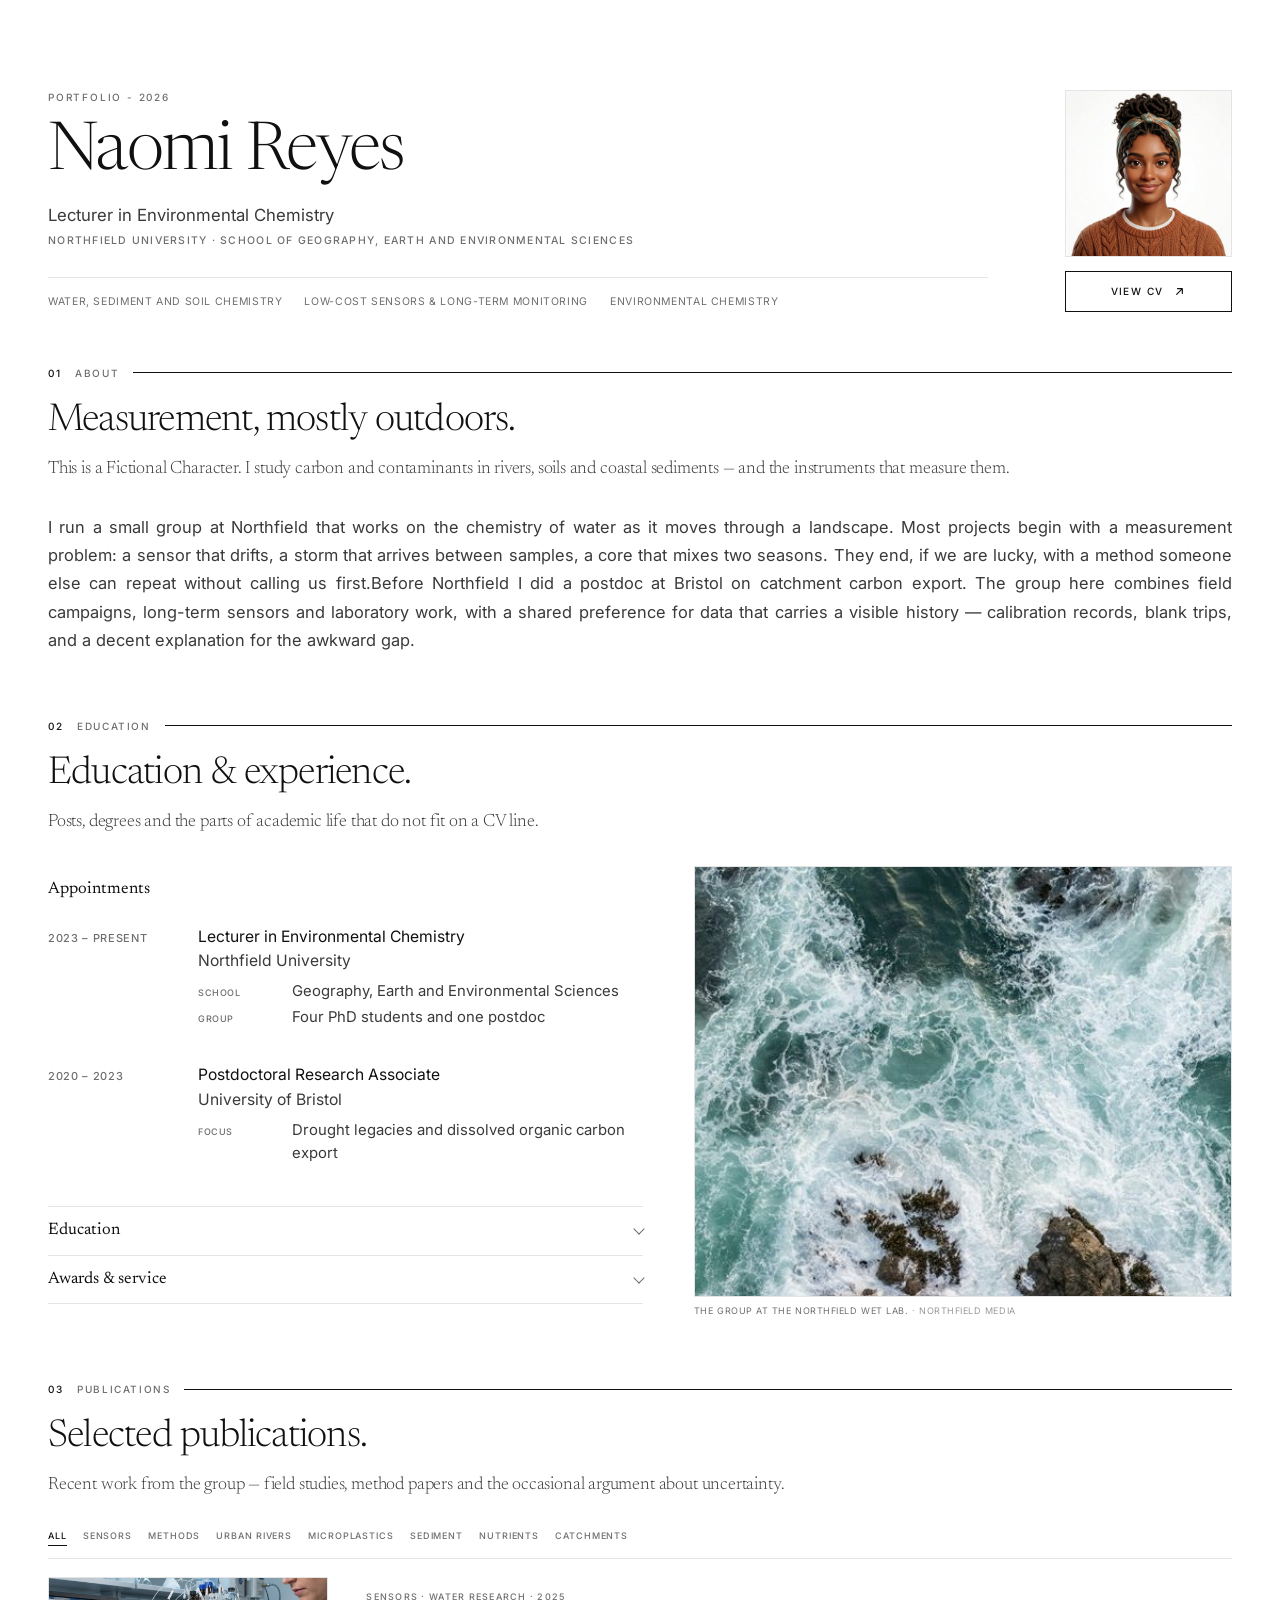
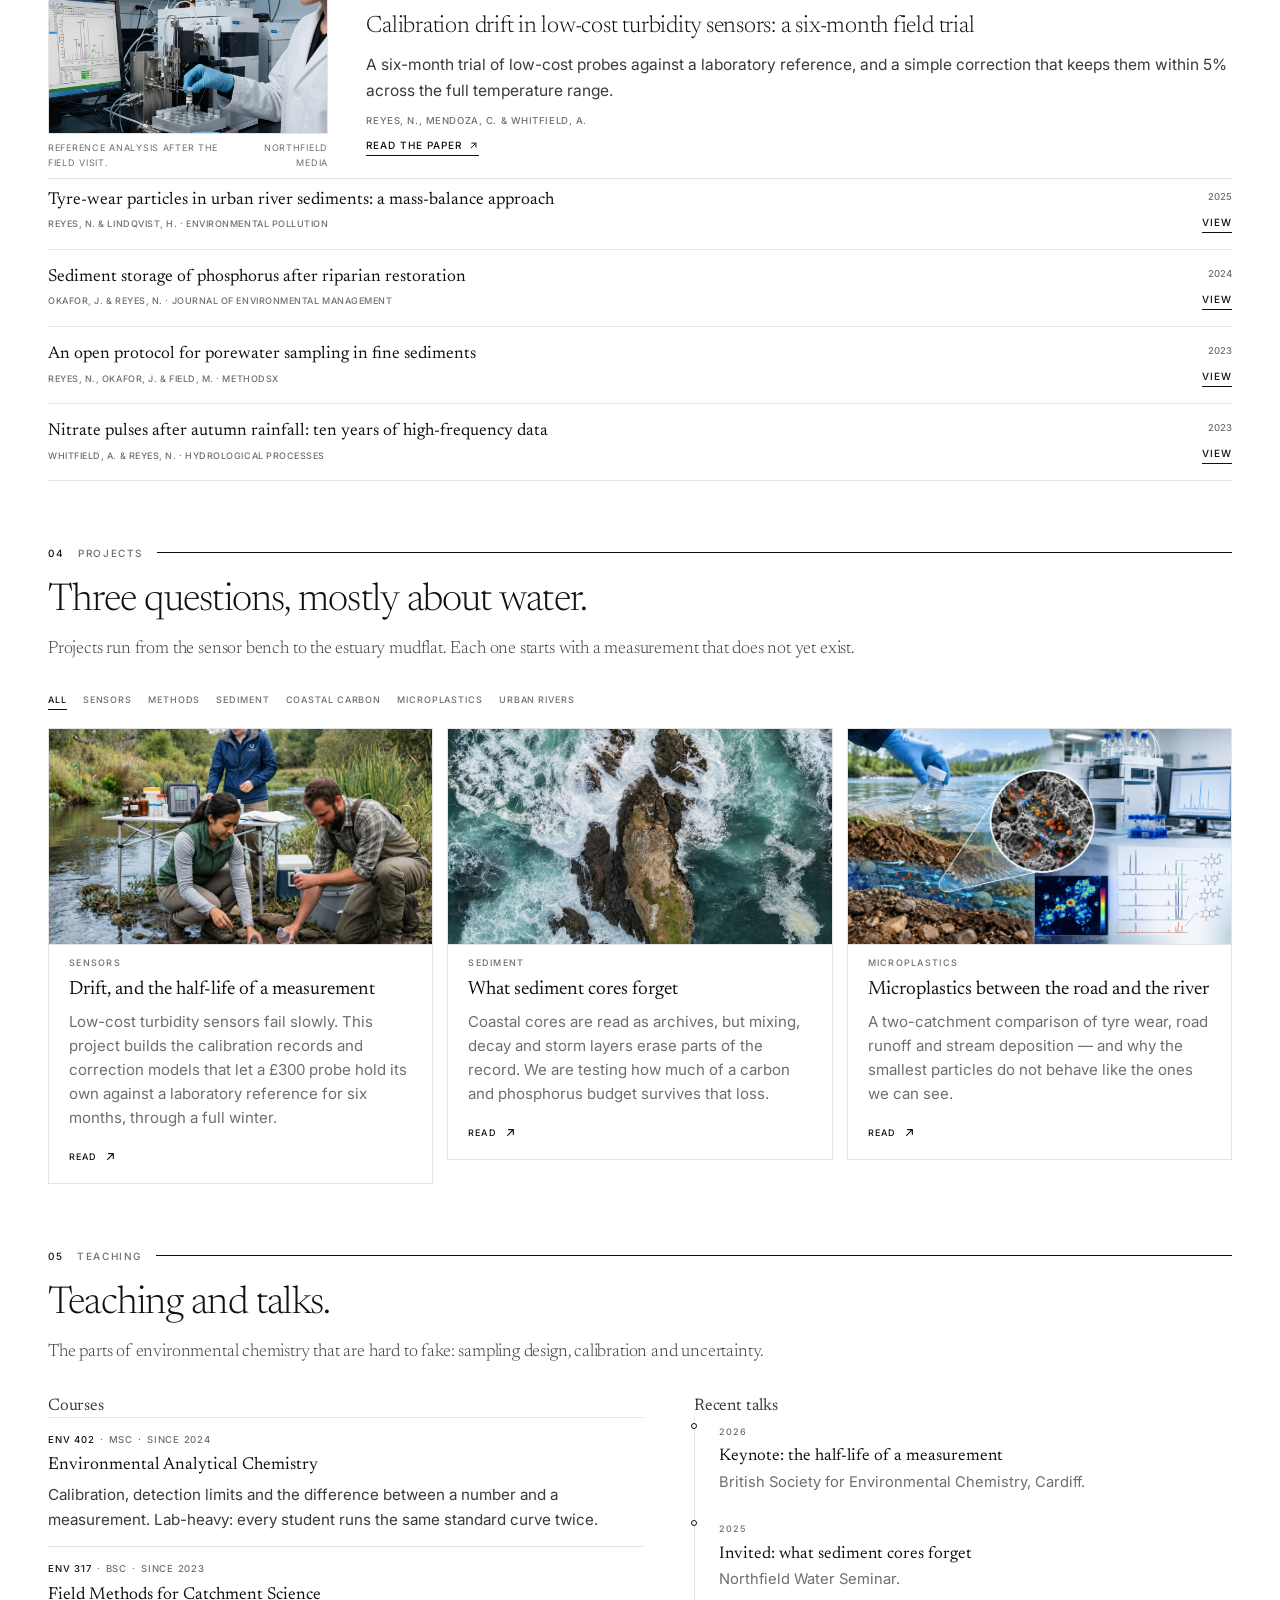
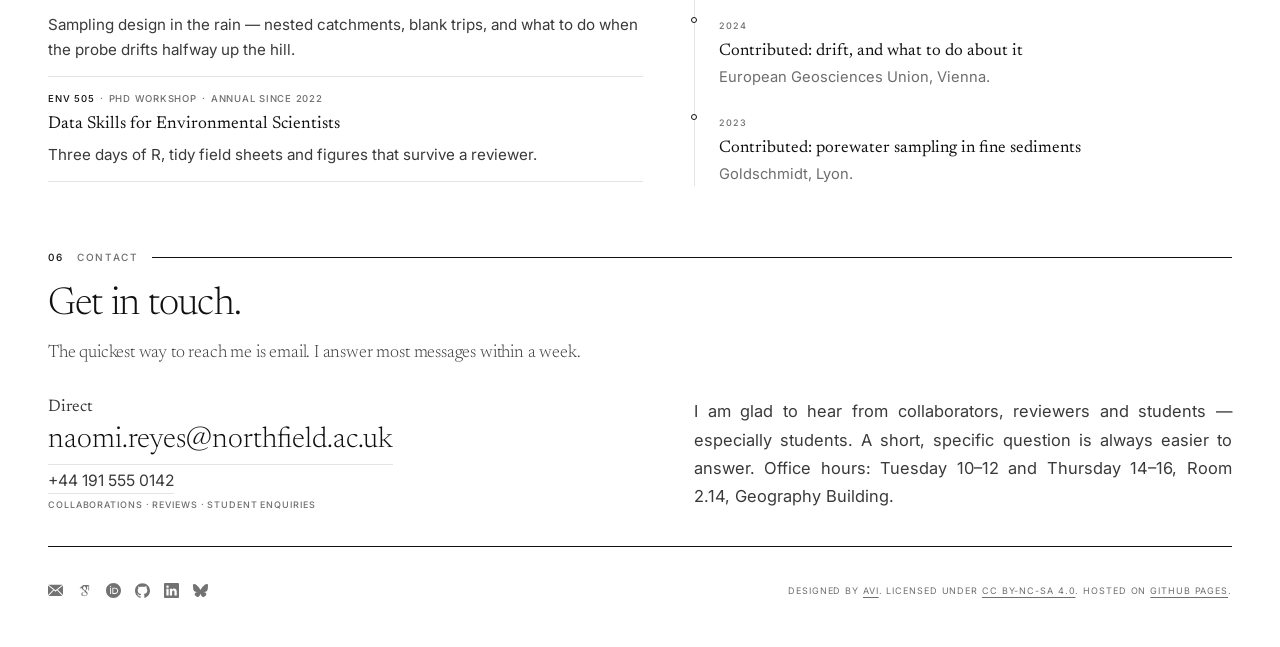
<file: index.html>
<!DOCTYPE html>
<html lang="en">
<head>
  <meta charset="UTF-8">
  <meta name="viewport" content="width=device-width, initial-scale=1.0">
  <title>Portfolio</title>
  <meta name="description" content="">
  <meta name="author" content="">
  <meta name="robots" content="index, follow">
  <meta property="og:type" content="profile">
  <meta property="og:title" content="" id="ogTitle">
  <meta property="og:description" content="" id="ogDescription">
  <meta property="og:url" content="" id="ogUrl">
  <meta property="og:image" content="" id="ogImage">
  <meta name="twitter:card" content="summary_large_image">
  <link rel="canonical" href="" id="canonical">
  <link rel="icon" href="assets/images/portrait.jpg" id="favicon">

  <link rel="preconnect" href="https://fonts.googleapis.com">
  <link rel="preconnect" href="https://fonts.gstatic.com" crossorigin>
  <link rel="preload" href="assets/images/portrait.jpg" as="image" fetchpriority="high">
  <link rel="stylesheet" href="https://fonts.googleapis.com/css2?family=Inter:ital,wght@0,300;0,400;0,500;0,600;1,300;1,400;1,500;1,600&family=Newsreader:ital,opsz,wght@0,6..72,300;0,6..72,400;0,6..72,500;1,6..72,300;1,6..72,400;1,6..72,500&display=swap">
  <link rel="stylesheet" href="css/site.css?v=151">
</head>

<body>
  <a class="skip" href="#content">Skip to content</a>

  <div class="shell">
    <div id="header"></div>
    <main id="content"></main>

    <footer class="footer" id="footer" aria-label="Footer">
      <div class="social" id="social"></div>
      <p class="credit" data-credits>
        Designed by <a href="https://www.academicvisualsinitiative.org" target="_blank" rel="noopener">AVI</a>.
        Licensed under <a href="https://creativecommons.org/licenses/by-nc-sa/4.0/" target="_blank" rel="noopener">CC BY-NC-SA 4.0</a>.
        Hosted on <a href="https://pages.github.com" target="_blank" rel="noopener">GitHub Pages</a>.
      </p>
    </footer>
  </div>

  <div class="lightbox" id="lightbox" role="dialog" aria-modal="true" aria-label="Image viewer" hidden>
    <button class="lightbox__close" type="button" data-lightbox-close aria-label="Close image">&times;</button>
    <figure class="lightbox__figure">
      <img id="lightboxImage" alt="">
      <figcaption id="lightboxCaption"></figcaption>
    </figure>
  </div>

  <noscript>
    <p class="noscript">This page is drawn from JSON. Please enable JavaScript to read it.</p>
  </noscript>

  <script src="js/core.js?v=151" defer></script>
  <script src="js/schema.js?v=151" defer></script>
  <script src="js/elements.js?v=151" defer></script>
  <script src="js/render/text.js?v=151" defer></script>
  <script src="js/render/data.js?v=151" defer></script>
  <script src="js/render/media.js?v=151" defer></script>
  <script src="js/render/structure.js?v=151" defer></script>
  <script src="js/app.js?v=151" defer></script>
</body>
</html>
</file>
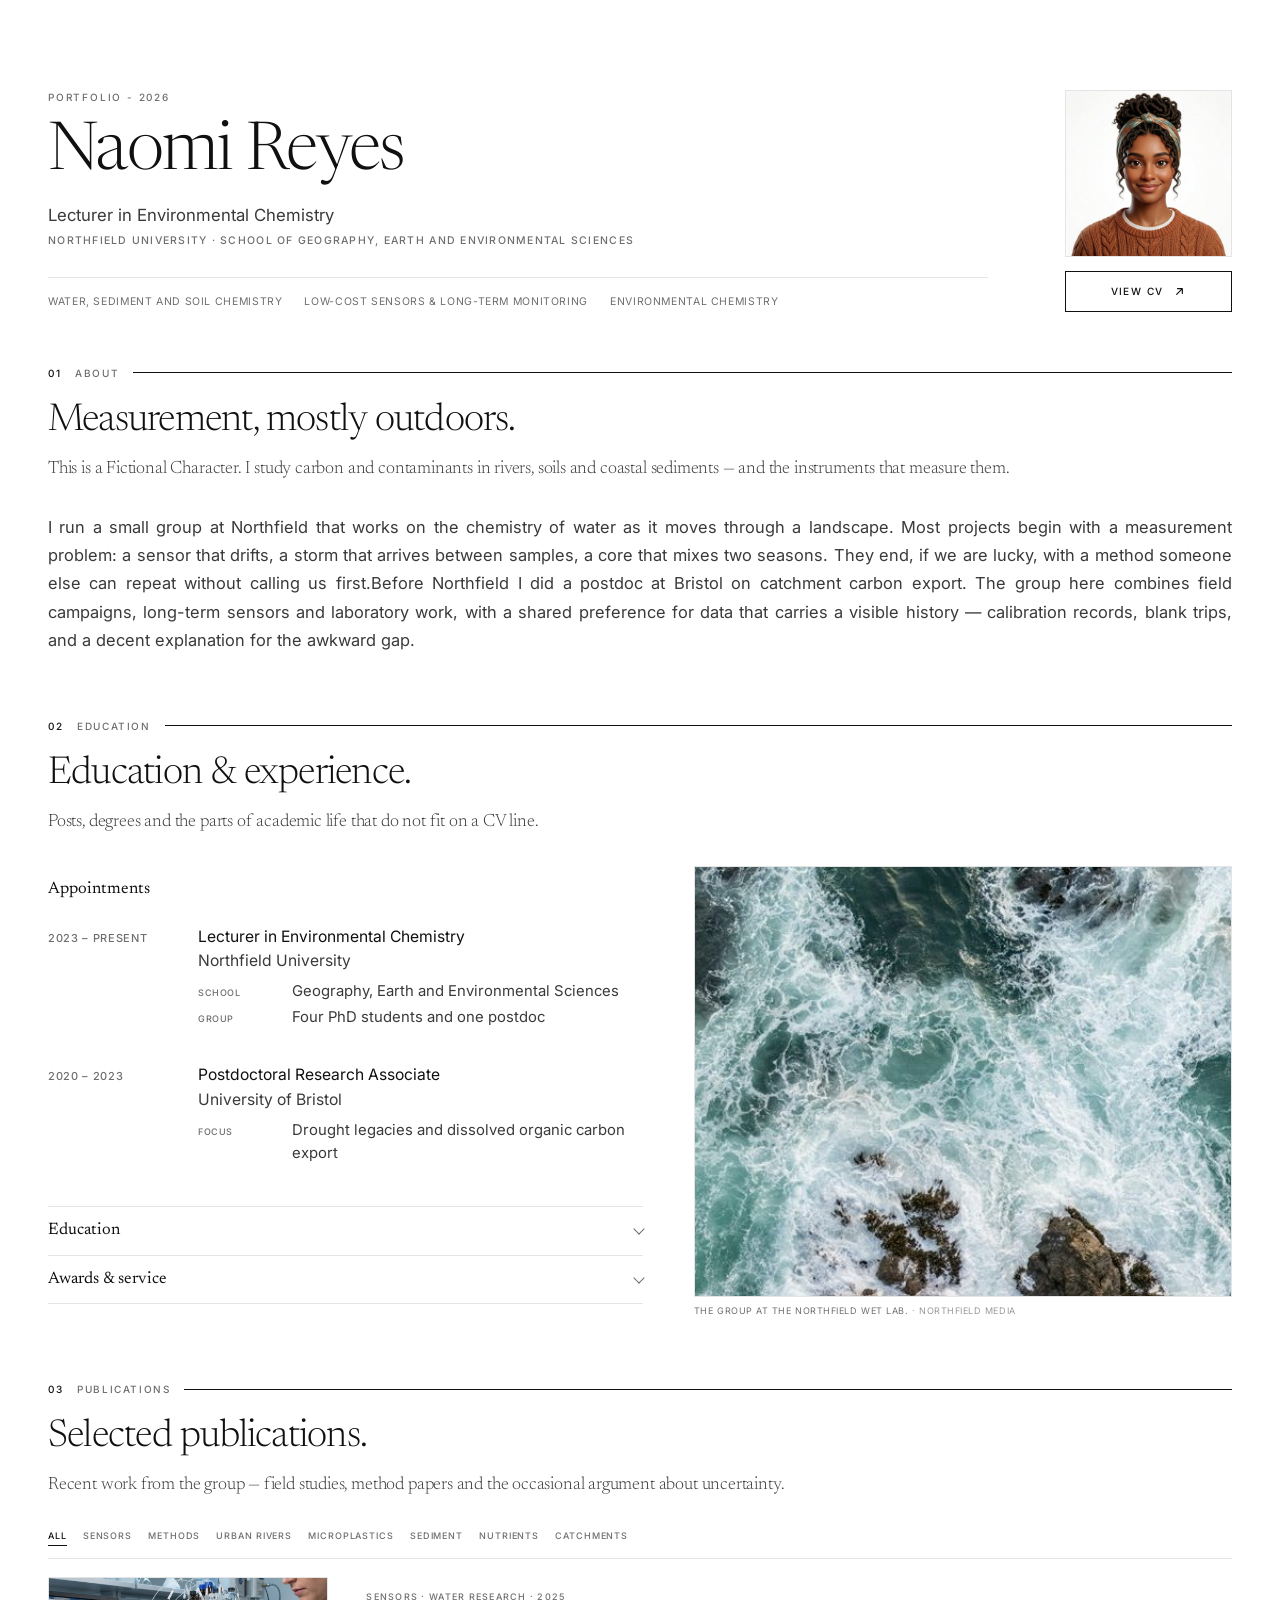
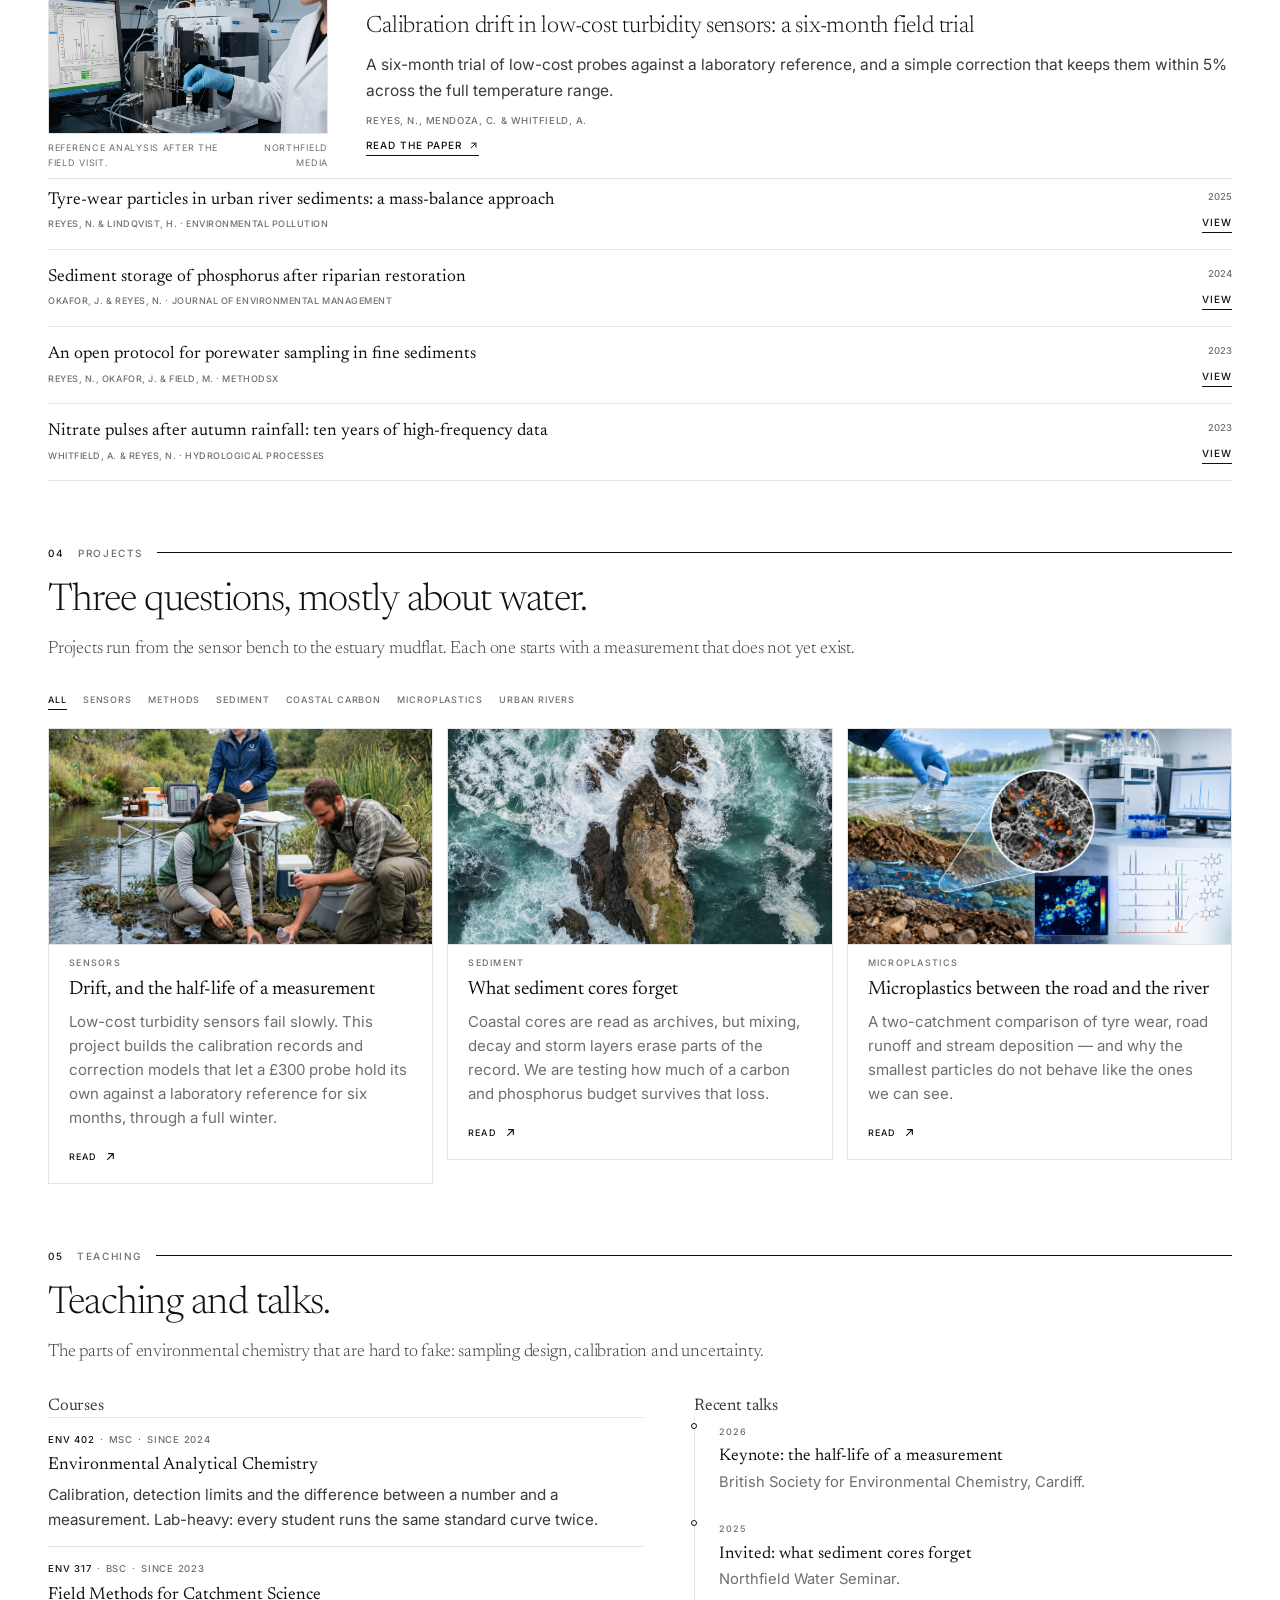
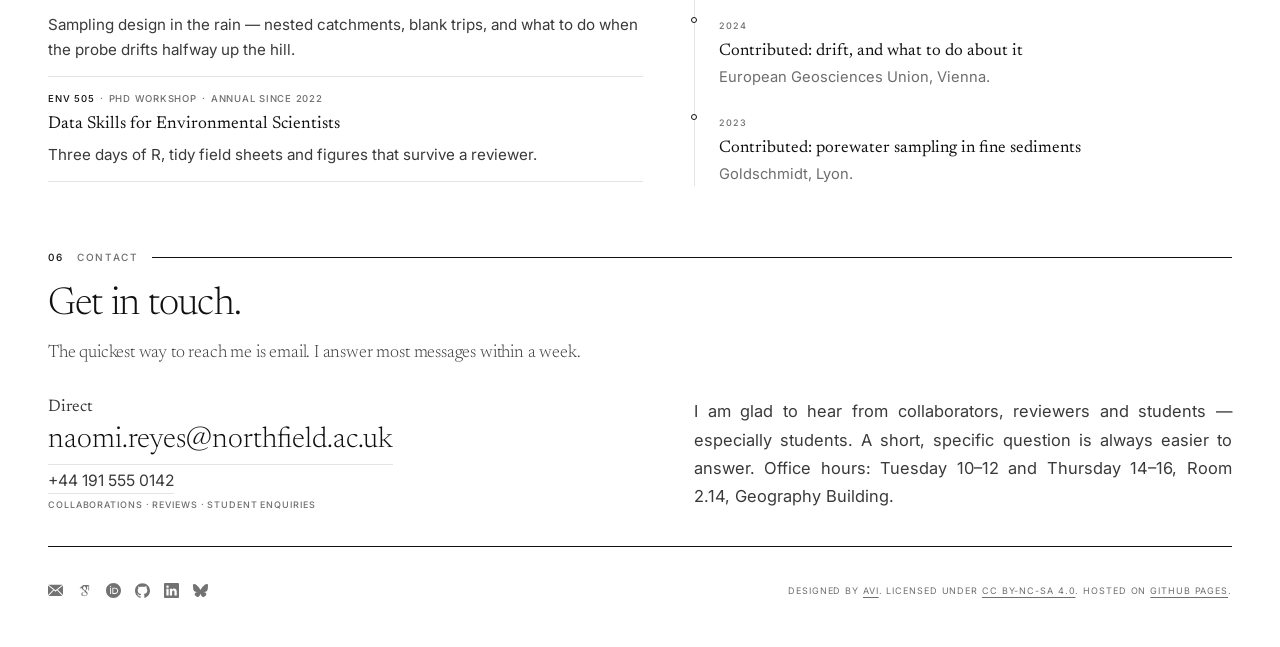
<file: pages/page.html>
<!DOCTYPE html>
<html lang="en">
<head>
  <meta charset="UTF-8">
  <meta name="viewport" content="width=device-width, initial-scale=1.0">
  <title>Page</title>
  <meta name="description" content="">
  <meta name="author" content="">
  <meta name="robots" content="index, follow">
  <meta property="og:type" content="website">
  <meta property="og:title" content="" id="ogTitle">
  <meta property="og:description" content="" id="ogDescription">
  <meta property="og:url" content="" id="ogUrl">
  <meta property="og:image" content="" id="ogImage">
  <meta name="twitter:card" content="summary_large_image">
  <link rel="canonical" href="" id="canonical">
  <link rel="icon" href="../assets/images/portrait.jpg" id="favicon">

  <link rel="preconnect" href="https://fonts.googleapis.com">
  <link rel="preconnect" href="https://fonts.gstatic.com" crossorigin>
  <link rel="preload" href="../assets/images/portrait.jpg" as="image" fetchpriority="high">
  <link rel="stylesheet" href="https://fonts.googleapis.com/css2?family=Inter:ital,wght@0,300;0,400;0,500;0,600;1,300;1,400;1,500;1,600&family=Newsreader:ital,opsz,wght@0,6..72,300;0,6..72,400;0,6..72,500;1,6..72,300;1,6..72,400;1,6..72,500&display=swap">
  <link rel="stylesheet" href="../css/site.css?v=151">
</head>

<body>
  <a class="skip" href="#content">Skip to content</a>

  <div class="shell">
    <div id="header"></div>
    <main id="content"></main>

    <footer class="footer" id="footer" aria-label="Footer">
      <div class="social" id="social"></div>
      <p class="credit" data-credits>
        Designed by <a href="https://www.academicvisualsinitiative.org" target="_blank" rel="noopener">AVI</a>.
        Licensed under <a href="https://creativecommons.org/licenses/by-nc-sa/4.0/" target="_blank" rel="noopener">CC BY-NC-SA 4.0</a>.
        Hosted on <a href="https://pages.github.com" target="_blank" rel="noopener">GitHub Pages</a>.
      </p>
    </footer>
  </div>

  <div class="lightbox" id="lightbox" role="dialog" aria-modal="true" aria-label="Image viewer" hidden>
    <button class="lightbox__close" type="button" data-lightbox-close aria-label="Close image">&times;</button>
    <figure class="lightbox__figure">
      <img id="lightboxImage" alt="">
      <figcaption id="lightboxCaption"></figcaption>
    </figure>
  </div>

  <noscript>
    <p class="noscript">This page is drawn from JSON. Please enable JavaScript to read it.</p>
  </noscript>

  <script src="../js/core.js?v=151" defer></script>
  <script src="../js/schema.js?v=151" defer></script>
  <script src="../js/elements.js?v=151" defer></script>
  <script src="../js/render/text.js?v=151" defer></script>
  <script src="../js/render/data.js?v=151" defer></script>
  <script src="../js/render/media.js?v=151" defer></script>
  <script src="../js/render/structure.js?v=151" defer></script>
  <script src="../js/app.js?v=151" defer></script>
</body>
</html>
</file>
<file: css/site.css>
/* ==========================================================================
   most minimal — site.css
   One column, one accent (black), 1280 px. Nothing decorative.
   ========================================================================== */

/* --- tokens ------------------------------------------------------------- */
:root {
  --paper: #ffffff;
  --soft: #f7f7f5;
  --ink: #101010;
  --ink-2: #3a3a3a;
  --muted: #6e6e6e;
  --line: #e4e4e4;
  --line-soft: #efefef;
  --shell: 1280px;
  --serif: "Newsreader", Georgia, "Times New Roman", serif;
  --sans: "Inter", -apple-system, BlinkMacSystemFont, "Segoe UI", sans-serif;
}

*,
*::before,
*::after { box-sizing: border-box; }

html { scroll-behavior: smooth; -webkit-text-size-adjust: 100%; }

body {
  margin: 0;
  background: var(--paper);
  color: var(--ink);
  font-family: var(--sans);
  font-size: 16px;
  line-height: 1.6;
  -webkit-font-smoothing: antialiased;
  text-rendering: optimizeLegibility;
}

img { max-width: 100%; height: auto; display: block; }
h1, h2, h3, h4, p, figure, blockquote, ol, ul { margin: 0; padding: 0; }
ol, ul { list-style: none; }
a { color: inherit; }
strong, b { font-weight: 600; }
button { font: inherit; color: inherit; }
::selection { background: var(--ink); color: var(--paper); }
:focus-visible { outline: 2px solid var(--ink); outline-offset: 3px; }

.shell {
  max-width: var(--shell);
  margin: 0 auto;
  padding: 0 clamp(20px, 4vw, 48px);
}

.skip {
  position: absolute;
  left: 16px;
  top: -60px;
  z-index: 100;
  padding: 10px 14px;
  background: var(--ink);
  color: var(--paper);
  font-size: 11px;
  text-transform: uppercase;
  letter-spacing: 0.12em;
  text-decoration: none;
}
.skip:focus { top: 16px; }

.noscript {
  max-width: 40ch;
  margin: 80px auto;
  padding: 0 24px;
  text-align: center;
  font-size: 14px;
  color: var(--muted);
}

/* --- masthead ----------------------------------------------------------- */
.masthead {
  display: grid;
  grid-template-columns: minmax(0, 1fr) auto;
  gap: clamp(40px, 6vw, 96px);
  align-items: start;
  padding: clamp(56px, 7vw, 100px) 0 clamp(24px, 3vw, 36px);
}
.masthead--plain { grid-template-columns: minmax(0, 1fr); }

/* JSON pages: a slim bar instead of the masthead, stuck to the top. */
.page-header {
  position: sticky;
  top: 0;
  z-index: 30;
  background: var(--paper);
}
.page-bar {
  display: flex;
  align-items: center;
  gap: 16px;
  padding: clamp(16px, 2.2vw, 22px) 0 14px;
  background: var(--paper);
  border-bottom: 1px solid var(--line);
}
.page-bar__back {
  display: inline-flex;
  align-items: center;
  gap: 7px;
  font: 500 11px/1 var(--sans);
  letter-spacing: 0.12em;
  text-transform: uppercase;
  text-decoration: none;
  color: var(--muted);
}
.page-bar__back svg { width: 12px; height: 12px; }
.page-bar__back:hover { color: var(--ink); }
.page-bar__title {
  margin-left: auto;
  min-width: 0;
  overflow: hidden;
  text-overflow: ellipsis;
  white-space: nowrap;
  text-align: right;
  font-family: var(--serif);
  font-weight: 300;
  font-size: 1.25rem;
  letter-spacing: -0.01em;
  color: var(--ink);
}

.eyebrow {
  font: 500 10px/1.4 var(--sans);
  letter-spacing: 0.18em;
  text-transform: uppercase;
  color: var(--muted);
}

.masthead__name {
  margin-top: 16px;
  font-family: var(--serif);
  font-weight: 300;
  font-size: clamp(2.8rem, 5.2vw, 4.5rem);
  line-height: 1.02;
  letter-spacing: -0.025em;
}

.masthead__title {
  margin-top: 16px;
  font-size: 1.05rem;
  line-height: 1.5;
  color: var(--ink-2);
}

.masthead__title + .masthead__role { margin-top: 3px; }

.masthead__role {
  margin-top: 18px;
  font-size: 1rem;
  color: var(--ink-2);
}

.masthead__affiliation {
  margin-top: 4px;
  font: 500 10.5px/1.6 var(--sans);
  letter-spacing: 0.12em;
  text-transform: uppercase;
  color: var(--muted);
}

.masthead__intro {
  margin-top: 26px;
  max-width: 54ch;
  font-size: 1.04rem;
  line-height: 1.7;
  color: var(--ink-2);
}

.masthead__meta {
  margin-top: 28px;
  padding-top: 16px;
  border-top: 1px solid var(--line);
  display: flex;
  flex-wrap: wrap;
  gap: 6px 22px;
  font: 400 10.5px/1.6 var(--sans);
  letter-spacing: 0.06em;
  text-transform: uppercase;
  color: var(--muted);
}

.masthead__aside {
  display: flex;
  flex-direction: column;
  width: 260px;          /* JS fits this to the text block */
  min-width: 0;
}

.masthead__image {
  width: 100%;
  height: auto;
  aspect-ratio: 1 / 1;
  object-fit: cover;
  border: 1px solid var(--line);
}

.cv-button {
  margin-top: 14px;
  display: flex;
  align-items: center;
  justify-content: center;
  gap: 10px;
  padding: 13px 16px;
  border: 1px solid var(--ink);
  background: transparent;
  color: var(--ink);
  text-decoration: none;
  font: 500 10px/1 var(--sans);
  letter-spacing: 0.14em;
  text-transform: uppercase;
  transition: background-color 0.2s ease, color 0.2s ease;
}
.cv-button:hover { background: var(--ink); color: var(--paper); }

.masthead__cv-inline { max-width: 260px; margin-top: 26px; }
.masthead__cv-inline .cv-button { margin-top: 0; }

/* --- sections ----------------------------------------------------------- */
.section {
  padding: clamp(24px, 2.6vw, 34px) 0;
}

/* The first section sits just under the header, with a small breath. */
#content > .section:first-child { padding-top: 20px; }

.section-head {
  display: flex;
  align-items: center;
  gap: 14px;
  font: 500 10px/1 var(--sans);
  letter-spacing: 0.16em;
  text-transform: uppercase;
  color: var(--muted);
}
.section-no { color: var(--ink); }
.section-label { color: var(--muted); }
.section-rule { flex: 1 1 auto; height: 1px; background: var(--ink); }

.section-body { margin-top: 22px; }

.section-lead {
  display: grid;
  grid-template-columns: minmax(0, 1fr);
  gap: 0;
  align-items: start;
}
.section-lead--single { grid-template-columns: minmax(0, 1fr); }
.section-lead--single .section-intro { margin-top: 0; }

.section-title {
  margin-top: 0;
  font-family: var(--serif);
  font-weight: 300;
  font-size: clamp(1.8rem, 3vw, 2.6rem);
  line-height: 1.1;
  letter-spacing: -0.02em;
  max-width: 28ch;
}

.section-intro {
  margin-top: 14px;
  max-width: none;
  padding-bottom: 2px;
  font-family: var(--serif);
  font-weight: 300;
  font-size: clamp(1.1rem, 1.4vw, 1.28rem);
  line-height: 1.5;
  letter-spacing: -0.01em;
  color: var(--ink-2);
}

.flow { margin-top: 28px; }
.section > .flow { margin-top: 28px; }
.flow > * + * { margin-top: 24px; }
.flow__item { min-width: 0; }
/* The list sits closer to the featured card than ordinary elements. */
.flow__item:has(.el-featured) + .flow__item { margin-top: 8px; }
.section--flow .flow__item:has(.el-featured) + .flow__item { margin-top: -16px; }
.flow__item:has(.el-featured) + .flow__item .el-pub:first-child { padding-top: 10px; }

/* One flow for every section. An element may name a side:
   "column": "left" | "right". Items without a side stack at full width.
   This replaces the old separate stack/columns modes. */
.section--flow .flow {
  display: grid;
  grid-template-columns: minmax(0, 1.05fr) minmax(0, 0.95fr);
  gap: 24px clamp(32px, 4vw, 64px);
  align-items: start;
  grid-auto-flow: row dense;
}
.section--flow .flow > * + * { margin-top: 0; }
.section--flow .flow > .flow__item { grid-column: 1 / -1; }
.section--flow .flow > .flow__item--left { grid-column: 1; }
.section--flow .flow > .flow__item--right { grid-column: 2; }
/* A filter hoisted above the list is a direct grid child, not a flow item. */
.section--flow .flow > .el-filter { grid-column: 1 / -1; margin-bottom: -12px; }

/* A focus list inside a lane is too narrow for two abreast. */
.flow__item--left .el-focus,
.flow__item--right .el-focus { grid-template-columns: minmax(0, 1fr); }

/* Long prose can run in two magazine columns. */
.section--text .el-prose {
  column-count: 2;
  column-gap: clamp(32px, 4vw, 56px);
}
.section--text .el-prose p {
  max-width: none;
  break-inside: avoid-column;
}

/* --- text --------------------------------------------------------------- */
.el-prose p {
  font-size: 1.03rem;
  line-height: 1.72;
  color: var(--ink-2);
  text-align: justify;
}
.el-prose p + p { margin-top: 14px; }

/* A paragraph may set "layout": "two-col": the label stays above, the body
   flows in two balanced columns, one on phones. */
.el-prose__cols {
  column-count: 2;
  column-gap: clamp(28px, 4vw, 56px);
}
.el-prose__cols p {
  max-width: none;
}

/* A heading followed by an untitled paragraph is drawn with it, so the
   heading behaves as that paragraph's title. */
.flow__item--titled .el-heading { margin-bottom: 8px; }
.el-prose--lead p { font-size: 1.12rem; color: var(--ink); }
.el-prose .el-prose__label {
  margin-bottom: 10px;
  font-family: var(--serif);
  font-weight: 400;
  font-size: clamp(1.25rem, 1.95vw, 25px);
  line-height: 1.28;
  letter-spacing: -0.01em;
  color: var(--ink);
  text-align: left;
}
.el-prose strong { color: var(--ink); font-weight: 600; }
.el-prose em { font-style: italic; }
.el-prose code {
  font-family: ui-monospace, SFMono-Regular, Menlo, Consolas, monospace;
  font-size: 0.84em;
  background: var(--soft);
  padding: 2px 5px;
  overflow-wrap: break-word;
}
.el-prose mark { background: #eeeeea; color: var(--ink); padding: 0 3px; }
.el-prose a {
  color: var(--ink);
  text-decoration: underline;
  text-underline-offset: 3px;
  text-decoration-color: var(--muted);
}
.el-prose a:hover { text-decoration-color: var(--ink); }

/* --- headings ----------------------------------------------------------- */
.el-heading__text {
  margin: 0;
  font-family: var(--serif);
  font-weight: 400;
  font-size: clamp(1.3rem, 1.9vw, 1.6rem);
  line-height: 1.25;
  letter-spacing: -0.01em;
}
/* Four real levels: 1 display, 2 section, 3 sub-section, 4 small label. */
h1.el-heading__text {
  font-weight: 300;
  font-size: clamp(2rem, 3.4vw, 2.75rem);
  line-height: 1.08;
  letter-spacing: -0.02em;
}
h2.el-heading__text {
  font-weight: 300;
  font-size: clamp(1.55rem, 2.4vw, 1.95rem);
  line-height: 1.14;
  letter-spacing: -0.015em;
}
h3.el-heading__text { font-size: clamp(1.18rem, 1.7vw, 1.35rem); }
h4.el-heading__text {
  font-family: var(--serif);
  font-weight: 500;
  font-size: 0.9rem;
  line-height: 1.45;
  letter-spacing: 0.08em;
  text-transform: uppercase;
  color: var(--muted);
}
.el-heading__text.el-heading__text--sub {
  font-family: var(--serif);
  font-weight: 400;
  font-size: 1.05rem;
  line-height: 1.25;
  letter-spacing: -0.01em;
  text-transform: none;
  color: var(--ink-2);
}
.el-heading__sub {
  margin-top: 6px;
  font: 500 9.5px/1.6 var(--sans);
  letter-spacing: 0.12em;
  text-transform: uppercase;
  color: var(--muted);
}

/* --- lists -------------------------------------------------------------- */
.el-list { counter-reset: el-list; }
.el-list li {
  position: relative;
  padding-left: 22px;
  font-size: 1rem;
  line-height: 1.65;
  color: var(--ink-2);
}
.el-list li + li { margin-top: 8px; }
.el-list li > .el-list { margin-top: 8px; }
.el-list li::before {
  display: inline-block;
  width: 22px;
  padding-right: 6px;
  margin-left: -22px;
  text-align: right;
  color: var(--muted);
}
.el-list strong { color: var(--ink); }
.el-list code { font-family: ui-monospace, Menlo, Consolas, monospace; font-size: 0.85em; }

/* Bullet glyphs */
.el-list--bullet > li::before { content: "•"; font-size: 14px; }
.el-list--dash > li::before { content: "—"; font-size: 16px; }
.el-list--square > li::before { content: "■"; font-size: 10px; }
.el-list--circle > li::before { content: "○"; font-size: 13px; }
.el-list--check > li::before { content: "✓"; font-size: 14px; color: var(--ink); }
.el-list--arrow > li::before { content: "→"; font-size: 16px; }

/* Ordered markers */
.el-list--number > li::before {
  counter-increment: el-list;
  content: counter(el-list, decimal-leading-zero);
  font: 500 10px/1 var(--sans);
  letter-spacing: 0.06em;
}
.el-list--roman > li::before,
.el-list--roman-upper > li::before,
.el-list--alpha > li::before,
.el-list--alpha-upper > li::before {
  counter-increment: el-list;
  font: 400 14px/1 var(--serif);
  color: var(--ink-2);
}
.el-list--roman > li::before { content: counter(el-list, lower-roman); }
.el-list--roman-upper > li::before { content: counter(el-list, upper-roman); }
.el-list--alpha > li::before { content: counter(el-list, lower-alpha); }
.el-list--alpha-upper > li::before { content: counter(el-list, upper-alpha); }

/* No marker — still aligns with the other lists */
.el-list--none > li { padding-left: 22px; }
.el-list--none > li::before { content: none; }

/* Inline chips */
.el-list--inline {
  display: flex;
  flex-wrap: wrap;
  gap: 8px;
  counter-reset: none;
}
.el-list--inline > li {
  max-width: none;
  padding: 4px 10px;
  border: 1px solid var(--line);
  font: 500 9px/1.5 var(--sans);
  letter-spacing: 0.08em;
  text-transform: uppercase;
  color: var(--ink-2);
}
.el-list--inline > li + li { margin-top: 0; }
.el-list--inline > li::before { content: none; }

.el-focus {
  display: grid;
  grid-template-columns: minmax(0, 1fr);
  gap: 0;
  counter-reset: focus;
  border-bottom: 1px solid var(--line);
}
.el-focus li {
  position: relative;
  padding: 13px 0 13px 30px;
  border-top: 1px solid var(--line);
  font-size: 0.97rem;
  line-height: 1.6;
  color: var(--ink-2);
}
.el-focus li::before {
  counter-increment: focus;
  content: counter(focus, decimal-leading-zero);
  position: absolute;
  left: 0;
  top: 15px;
  font: 500 9.5px/1 var(--sans);
  color: var(--muted);
}
.el-focus strong { color: var(--ink); }

/* --- quote -------------------------------------------------------------- */
.el-quote {
  border-left: 1px solid var(--ink);
  padding-left: clamp(18px, 2.6vw, 28px);
}
.el-quote blockquote {
  font-family: var(--serif);
  font-style: italic;
  font-weight: 300;
  font-size: clamp(1.3rem, 2.1vw, 1.7rem);
  line-height: 1.4;
  letter-spacing: -0.01em;
}
.el-quote figcaption {
  margin-top: 12px;
  font: 500 9.5px/1.6 var(--sans);
  letter-spacing: 0.12em;
  text-transform: uppercase;
  color: var(--muted);
}
.el-quote figcaption strong { font-weight: 500; color: var(--ink); }

/* --- equations ---------------------------------------------------------- */
.el-equation {
  margin: 4px 0;
  overflow-x: auto;
  text-align: center;
}
.el-equation--inline {
  display: inline-block;
  text-align: left;
  vertical-align: middle;
}
.el-equation__caption {
  margin-top: 8px;
  text-align: center;
  font-size: 0.9rem;
  line-height: 1.6;
  color: var(--muted);
}

/* --- note --------------------------------------------------------------- */
.el-note {
  display: flex;
  align-items: flex-start;
  gap: 14px;
  padding: 20px 22px;
  background: var(--soft);
  border-left: 2px solid var(--ink);
}
.el-note__body { flex: 1 1 auto; min-width: 0; }
.el-note__icon {
  flex: none;
  width: 18px;
  height: 18px;
  margin-top: 1px;
  object-fit: contain;
}
.el-note__label {
  font: 500 9.5px/1.5 var(--sans);
  letter-spacing: 0.14em;
  text-transform: uppercase;
  color: var(--muted);
}
.el-note__text {
  margin-top: 8px;
  font-size: 0.98rem;
  line-height: 1.65;
  color: var(--ink-2);
}
.el-note__text p + p { margin-top: 9px; }

/* Pre-set tones */
.el-note--info { background: #eef2f7; border-left-color: #4a6f96; }
.el-note--amber { background: #fbf3e4; border-left-color: #b07d2b; }
.el-note--green { background: #eef4ec; border-left-color: #4d7a4a; }
.el-note--red { background: #fbeeee; border-left-color: #a5453f; }
.el-note--accent { background: var(--soft); border-left-color: var(--ink); }

/* Custom background and text colour */
.el-note--custom { border-left-color: currentColor; }
.el-note--custom .el-note__label { color: inherit; opacity: 0.7; }
.el-note--custom .el-note__text { color: inherit; }
.el-note--on-dark .el-note__icon { filter: brightness(0) invert(1); }
.el-note--dark { background: var(--ink); color: var(--paper); border-left-color: var(--paper); }
.el-note--dark .el-note__text { color: inherit; }
.el-note--dark .el-note__label { color: inherit; opacity: 0.7; }

/* --- table -------------------------------------------------------------- */
.el-table-wrap { overflow-x: auto; }
.el-table {
  width: 100%;
  min-width: 460px;
  border-collapse: collapse;
  font-size: 0.95rem;
}
/* On desktop a table in a half-width column fits that column; below 760 px
   the wider minimum keeps a dense table scrollable instead of crushed. */
@media (min-width: 761px) {
  .el-table { min-width: min(460px, 100%); }
}
.el-table caption {
  text-align: left;
  padding-bottom: 10px;
  font: 500 9.5px/1.5 var(--sans);
  letter-spacing: 0.12em;
  text-transform: uppercase;
  color: var(--muted);
}
.el-table th {
  padding: 0 16px 10px 0;
  border-bottom: 1px solid var(--ink);
  text-align: left;
  vertical-align: bottom;
  font: 500 9.5px/1.4 var(--sans);
  letter-spacing: 0.12em;
  text-transform: uppercase;
  color: var(--muted);
}
.el-table td {
  padding: 11px 16px 11px 0;
  border-bottom: 1px solid var(--line-soft);
  vertical-align: top;
  color: var(--ink-2);
  line-height: 1.55;
}
.el-table th:last-child,
.el-table td:last-child { padding-right: 0; }
.el-table .is-right { text-align: right; }
.el-table .is-center { text-align: center; }

/* --- cards -------------------------------------------------------------- */
.el-cards {
  display: grid;
  grid-template-columns: repeat(var(--cols, 3), minmax(0, 1fr));
  gap: 14px;
}
/* A card group with pictures is balanced into columns by height: cards keep
   their own height and the shorter column takes the next card. */
.el-cards--masonry {
  display: grid;
  grid-template-columns: repeat(var(--cols, 2), minmax(0, 1fr));
  gap: 14px;
  align-items: start;
}
.el-cards--masonry .el-cards__col {
  display: flex;
  flex-direction: column;
  gap: 14px;
  min-width: 0;
}
.el-cards--masonry .el-card { width: 100%; }
.el-cards--masonry.el-cards--solo { grid-template-columns: minmax(0, 1fr); }
.el-card {
  display: flex;
  flex-direction: column;
  gap: 8px;
  padding: 20px;
  border: 1px solid var(--line);
  background: var(--paper);
  color: inherit;
  text-decoration: none;
  transition: border-color 0.2s ease;
}
a.el-card:hover { border-color: var(--ink); }
.el-card__keyword {
  font: 500 9px/1.4 var(--sans);
  letter-spacing: 0.14em;
  text-transform: uppercase;
  color: var(--muted);
}
.el-card__title {
  font-family: var(--serif);
  font-weight: 400;
  font-size: 1.2rem;
  line-height: 1.25;
}
.el-card__text {
  font-size: 0.94rem;
  line-height: 1.6;
  color: var(--muted);
}
.el-card__meta {
  font: 500 9px/1.5 var(--sans);
  letter-spacing: 0.1em;
  text-transform: uppercase;
  color: var(--muted);
}
.el-card__media {
  display: block;
  margin: -20px -20px 4px;
  overflow: hidden;
  border-bottom: 1px solid var(--line);
  background: var(--soft);
}
.el-card__media img {
  display: block;
  width: 100%;
  aspect-ratio: 16 / 9;
  object-fit: cover;
}
.el-cards__intro {
  margin: 6px 0 18px;
  font-size: 0.98rem;
  line-height: 1.65;
  color: var(--ink-2);
}
.el-cards--single .el-card__title { font-size: clamp(1.35rem, 2vw, 1.7rem); }
.el-cards--single .el-card__text {
  font-size: 1rem;
  line-height: 1.65;
  color: var(--ink-2);
}
.el-cards--single { grid-template-columns: minmax(0, 1fr); }
/* Cards in a side lane size to their own content, not the tallest neighbour. */
.flow__item--left .el-cards,
.flow__item--right .el-cards { align-items: start; }
.el-cards--single .el-card__media img { aspect-ratio: 21 / 9; }
.el-card__go {
  margin-top: auto;
  padding-top: 12px;
  display: flex;
  align-items: center;
  gap: 7px;
  font: 500 9px/1 var(--sans);
  letter-spacing: 0.12em;
  text-transform: uppercase;
}

/* --- link rows ---------------------------------------------------------- */
.el-links { border-top: 1px solid var(--line); }
.el-link-row {
  display: grid;
  grid-template-columns: 30px minmax(0, 1fr) auto 16px;
  gap: 14px;
  align-items: center;
  padding: 14px 0;
  border-bottom: 1px solid var(--line);
  text-decoration: none;
}
.el-link-row__no { font: 500 9.5px/1 var(--sans); color: var(--muted); }
.el-link-row__label { font-family: var(--serif); font-size: 1.08rem; line-height: 1.3; }
.el-link-row__note {
  font: 500 9px/1.5 var(--sans);
  letter-spacing: 0.1em;
  text-transform: uppercase;
  color: var(--muted);
  text-align: right;
}
.el-link-row__arrow { color: var(--muted); display: flex; }
.el-link-row:hover .el-link-row__label { text-decoration: underline; text-underline-offset: 3px; }
.el-link-row:hover .el-link-row__arrow { color: var(--ink); }

/* --- figure / gallery --------------------------------------------------- */
.el-figure img { width: 100%; border: 1px solid var(--line); }
.el-figure--right { width: min(100%, 540px); margin-left: auto; }
.el-figure--left { width: min(100%, 540px); }

/* Plate + words sharing one band. */
.el-figure-band {
  display: grid;
  grid-template-columns: minmax(0, 1.02fr) minmax(0, 0.98fr);
  gap: clamp(24px, 4vw, 56px);
  align-items: start;
}
.el-figure-band .el-figure { width: 100%; margin: 0; }
.el-figure-band__text { min-width: 0; }
.el-figure-band__text p { max-width: none; }
.el-figure-band--right .el-figure { grid-column: 2; grid-row: 1; }
.el-figure-band--right .el-figure-band__text { grid-column: 1; grid-row: 1; }
.el-figure figcaption {
  display: flex;
  justify-content: space-between;
  gap: 16px;
  padding-top: 8px;
  font: 400 9px/1.6 var(--sans);
  letter-spacing: 0.08em;
  text-transform: uppercase;
  color: var(--muted);
}
.el-figure figcaption span:last-child { text-align: right; }
.zoomable { cursor: zoom-in; }

.el-gallery {
  display: grid;
  grid-template-columns: repeat(var(--cols, 2), minmax(0, 1fr));
  gap: 10px;
}
.el-gallery img {
  width: 100%;
  aspect-ratio: var(--ratio, 4 / 3);
  object-fit: cover;
  border: 1px solid var(--line);
}
.el-gallery--natural img { aspect-ratio: auto; }
/* Masonry: packed columns, each figure keeps its own height. */
.el-gallery--masonry {
  display: block;
  column-count: var(--cols, 3);
  column-gap: 10px;
}
.el-gallery--masonry figure {
  break-inside: avoid;
  margin: 0 0 10px;
}
.el-gallery--masonry img { aspect-ratio: var(--ratio, auto); }
.el-gallery figcaption {
  padding-top: 7px;
  font: 400 9px/1.55 var(--sans);
  letter-spacing: 0.06em;
  text-transform: uppercase;
  color: var(--muted);
}
.el-gallery__credit { opacity: 0.7; }
.el-gallery__credit::before { content: " · "; }

.el-slideshow { border: 1px solid var(--line); }
.el-slideshow__stage { position: relative; aspect-ratio: 16 / 9; overflow: hidden; background: var(--soft); }
.el-slideshow__stage img {
  position: absolute;
  inset: 0;
  width: 100%;
  height: 100%;
  object-fit: cover;
  opacity: 0;
  pointer-events: none;
  transition: opacity 0.6s ease;
}
.el-slideshow__stage img.is-active { opacity: 1; pointer-events: auto; }
.el-slideshow__bar {
  display: flex;
  align-items: center;
  justify-content: space-between;
  gap: 12px;
  padding: 9px 12px;
  border-top: 1px solid var(--line);
  font: 400 9px/1.5 var(--sans);
  letter-spacing: 0.1em;
  text-transform: uppercase;
  color: var(--muted);
}
/* A long caption truncates instead of pushing the dots and counter. */
.el-slideshow__bar [data-slide-caption] {
  flex: 1 1 auto;
  min-width: 0;
  overflow: hidden;
  text-overflow: ellipsis;
  white-space: nowrap;
}
.el-slideshow__dots { flex: none; }
.el-slideshow__bar [data-slide-count] {
  flex: none;
  white-space: nowrap;
}
.el-slideshow__dots { display: flex; gap: 5px; }
.el-slideshow__dot {
  width: 16px;
  height: 2px;
  padding: 0;
  border: 0;
  background: var(--line);
  cursor: pointer;
}
.el-slideshow__dot.is-active { background: var(--ink); }

/* Slideshow alone, pushed to a side. */
.el-slideshow--left { max-width: 540px; }
.el-slideshow--right { max-width: 540px; margin-left: auto; }

/* Slideshow + words sharing one band. */
.el-slideshow-band {
  display: grid;
  grid-template-columns: minmax(0, 1.02fr) minmax(0, 0.98fr);
  gap: clamp(24px, 4vw, 56px);
  align-items: start;
}
.el-slideshow-band__text { min-width: 0; }
.el-slideshow-band__text p { max-width: none; }
.el-slideshow-band--right .el-slideshow { grid-column: 2; grid-row: 1; }
.el-slideshow-band--right .el-slideshow-band__text { grid-column: 1; grid-row: 1; }

/* --- people ------------------------------------------------------------- */
.el-people {
  display: grid;
  grid-template-columns: repeat(auto-fill, 160px);
  gap: 18px;
}
.el-person { display: block; text-decoration: none; color: inherit; }
.el-person img,
.el-person__placeholder {
  width: 100%;
  aspect-ratio: 4 / 5;
  border: 1px solid var(--line);
}
.el-person img { object-fit: cover; }
.el-person__placeholder {
  display: grid;
  place-items: center;
  background: var(--soft);
  font-family: var(--serif);
  font-size: 1.6rem;
  color: var(--muted);
}
.el-person__name { display: block; margin-top: 8px; font-family: var(--serif); font-size: 1rem; }
.el-person__role {
  display: block;
  margin-top: 3px;
  font: 500 8.5px/1.5 var(--sans);
  letter-spacing: 0.1em;
  text-transform: uppercase;
  color: var(--muted);
}

/* --- timeline ----------------------------------------------------------- */
.el-timeline { border-left: 1px solid var(--line); padding-left: 24px; }

/* Teaching and path read flush left in every flow. */
.flow__item:has(.el-timeline) > .el-heading__text,
.flow__item:has(.el-courses) > .el-heading__text { text-align: left; }

.el-course__meta { justify-content: flex-start; }
.el-course__intro {
  max-width: none;
  margin-left: 0;
  margin-right: 0;
}
.el-timeline li { position: relative; padding-bottom: 20px; }
.el-timeline li:last-child { padding-bottom: 0; }
.el-timeline li::before {
  content: "";
  position: absolute;
  left: -28px;
  top: 6px;
  width: 6px;
  height: 6px;
  border-radius: 50%;
  background: var(--paper);
  border: 1px solid var(--ink);
}
.el-timeline__when {
  font: 500 9px/1.5 var(--sans);
  letter-spacing: 0.12em;
  text-transform: uppercase;
  color: var(--muted);
}
.el-timeline__what { display: block; margin-top: 4px; font-family: var(--serif); font-size: 1.05rem; line-height: 1.3; }
.el-timeline__note { margin-top: 3px; font-size: 0.92rem; line-height: 1.55; color: var(--muted); }

/* --- tags --------------------------------------------------------------- */
.el-tags { display: flex; flex-wrap: wrap; gap: 6px; }
.el-tag {
  padding: 4px 9px;
  border: 1px solid var(--line);
  font: 500 8.5px/1.4 var(--sans);
  letter-spacing: 0.08em;
  text-transform: uppercase;
  color: var(--muted);
}

/* --- category filters ---------------------------------------------------
   Tags are metadata: they filter the cards or publications in their own
   group and are not printed on each item. */
.el-filter {
  display: flex;
  flex-wrap: wrap;
  align-items: baseline;
  gap: 6px 16px;
  margin: 0 0 18px;
}
.el-filter__btn {
  padding: 0 0 2px;
  border: 0;
  border-bottom: 1px solid transparent;
  background: none;
  font: 500 9px/1.5 var(--sans);
  letter-spacing: 0.1em;
  text-transform: uppercase;
  color: var(--muted);
  cursor: pointer;
}
.el-filter__btn:hover { color: var(--ink); }
.el-filter__btn.is-active { color: var(--ink); border-bottom-color: var(--ink); }
.el-filter__btn:focus-visible { outline: 1px solid var(--ink); outline-offset: 3px; }
.is-filtered { display: none !important; }

/* --- buttons ------------------------------------------------------------ */
.el-buttons { display: flex; flex-wrap: wrap; gap: 10px; }
.el-buttons--center { justify-content: center; }
.el-buttons--right { justify-content: flex-end; }
/* Inside a lane the buttons tighten slightly so a row of four still reads
   as one line in the 531 px right column. */
.flow__item--left .el-buttons,
.flow__item--right .el-buttons { gap: 8px; }
.flow__item--left .el-btn,
.flow__item--right .el-btn { padding: 10px 13px; }
.el-btn {
  display: inline-flex;
  align-items: center;
  gap: 9px;
  padding: 12px 18px;
  border: 1px solid var(--ink);
  background: var(--ink);
  color: var(--paper);
  text-decoration: none;
  font: 500 9.5px/1 var(--sans);
  letter-spacing: 0.12em;
  text-transform: uppercase;
  transition: background-color 0.2s ease, color 0.2s ease;
}
.el-btn--outline { background: transparent; color: var(--ink); }
.el-btn:hover { background: var(--muted); border-color: var(--muted); color: var(--paper); }
.el-btn--outline:hover { background: var(--ink); border-color: var(--ink); color: var(--paper); }

/* --- publications ------------------------------------------------------- */
.el-pubs { border-top: 1px solid var(--line); }
.el-pub {
  display: grid;
  grid-template-columns: 32px minmax(0, 1fr) auto;
  gap: 14px;
  padding: 16px 0;
  border-bottom: 1px solid var(--line);
}
/* Numbers off: the number column closes up, so titles start at the row edge. */
.el-pub--plain { grid-template-columns: minmax(0, 1fr) auto; }
.el-pub__no { font: 500 9.5px/1.7 var(--sans); color: var(--muted); }
.el-pub__title { font-family: var(--serif); font-weight: 400; font-size: 1.08rem; line-height: 1.35; }
.el-pub__title a { text-decoration: none; }
.el-pub__title a:hover { text-decoration: underline; text-underline-offset: 3px; }
.el-pub__meta {
  margin-top: 4px;
  font: 500 9px/1.7 var(--sans);
  letter-spacing: 0.06em;
  text-transform: uppercase;
  color: var(--muted);
}
.el-pub__year { font: 500 9.5px/1.7 var(--sans); color: var(--muted); white-space: nowrap; }
.el-pub__side {
  display: flex;
  flex-direction: column;
  align-items: flex-end;
  gap: 6px;
}
.el-pub__view {
  margin-top: 4px;
  padding-bottom: 3px;
  border-bottom: 1px solid var(--ink);
  font: 500 10px/1.4 var(--sans);
  letter-spacing: 0.1em;
  text-transform: uppercase;
  color: var(--ink);
  text-decoration: none;
  white-space: nowrap;
}

/* --- teaching ----------------------------------------------------------- */
.el-courses { border-top: 1px solid var(--line); }
.el-course {
  padding: 14px 0;
  border-bottom: 1px solid var(--line);
}
.el-course__meta {
  display: flex;
  flex-wrap: wrap;
  align-items: baseline;
  font: 500 9.5px/1.7 var(--sans);
  letter-spacing: 0.08em;
  text-transform: uppercase;
  color: var(--muted);
}
.el-course__meta span + span::before {
  content: "·";
  margin: 0 0.55em;
  color: var(--muted);
}
.el-course__code { color: var(--ink); }
.el-course__name {
  margin-top: 6px;
  font-family: var(--serif);
  font-weight: 400;
  font-size: 1.08rem;
  line-height: 1.35;
}
.el-course__name a { text-decoration: none; }
.el-course__name a:hover { text-decoration: underline; text-underline-offset: 3px; }
.el-course__intro {
  margin-top: 6px;
  font-size: 0.95rem;
  line-height: 1.62;
  color: var(--ink-2);
}

/* --- expandable groups -------------------------------------------------- */
.el-xp { border-top: 1px solid var(--line); }
/* A first group that is always expanded uses its label as the heading, so it
   needs no rule above it. */
.el-xp:has(> .el-xp__group--static:first-child) { border-top: 0; }
.el-xp__group { border-bottom: 1px solid var(--line); }
.el-xp__summary {
  display: flex;
  align-items: center;
  justify-content: space-between;
  gap: 16px;
  padding: 13px 0;
  list-style: none;
  cursor: pointer;
  font-family: var(--serif);
  font-weight: 400;
  font-size: 1.04rem;
  line-height: 1.3;
}
.el-xp__summary::-webkit-details-marker { display: none; }
.el-xp__summary:hover .el-xp__label { text-decoration: underline; text-underline-offset: 3px; }
.el-xp__icon {
  flex: none;
  width: 8px;
  height: 8px;
  margin-top: -3px;
  border-right: 1px solid currentColor;
  border-bottom: 1px solid currentColor;
  transform: rotate(45deg);
  transition: transform 0.2s ease;
  color: var(--muted);
}
.el-xp__group[open] .el-xp__icon {
  margin-top: -1px;
  transform: rotate(-135deg);
}

/* A small bob when the row is hovered or focused, so the arrow reads as
   something to press. The rotation lives in `transform`; the bob in
   `translate`, so the two never fight. */
@keyframes xp-bob {
  0%, 100% { translate: 0 0; }
  50% { translate: 0 -2px; }
}
.el-xp__summary:hover .el-xp__icon,
.el-xp__summary:focus-visible .el-xp__icon {
  animation: xp-bob 1.1s ease-in-out infinite;
}
@media (prefers-reduced-motion: reduce) {
  .el-xp__summary:hover .el-xp__icon,
  .el-xp__summary:focus-visible .el-xp__icon { animation: none; }
  .el-xp__icon { transition: none; }
}
.el-xp__group--static .el-xp__summary { cursor: default; }
.el-xp__group--static .el-xp__summary:hover .el-xp__label { text-decoration: none; }
.el-xp__rows { padding: 2px 0 16px; }
.el-xp__row {
  display: grid;
  grid-template-columns: 132px minmax(0, 1fr);
  gap: 18px;
  align-items: baseline;
  padding: 9px 0;
}
.el-xp__left {
  font: 500 11px/1.55 var(--sans);
  letter-spacing: 0.06em;
  text-transform: uppercase;
  color: var(--muted);
}
.el-xp__line {
  font-size: 0.98rem;
  line-height: 1.55;
  color: var(--ink-2);
}
.el-xp__line:first-child { color: var(--ink); }
.el-xp__meta { margin-top: 7px; display: grid; gap: 3px; }
.el-xp__meta div {
  display: grid;
  grid-template-columns: 84px minmax(0, 1fr);
  gap: 10px;
  align-items: baseline;
}
.el-xp__meta dt {
  font: 500 9px/1.7 var(--sans);
  letter-spacing: 0.06em;
  text-transform: uppercase;
  color: var(--muted);
}
.el-xp__meta dd {
  margin: 0;
  font-size: 0.93rem;
  line-height: 1.55;
  color: var(--ink-2);
}

/* --- featured publication ----------------------------------------------- */
.el-featured {
  display: grid;
  grid-template-columns: 280px minmax(0, 1fr);
  gap: clamp(20px, 3vw, 40px);
  align-items: center;
  padding-top: 18px;
  border-top: 1px solid var(--line);
}
.el-featured__media { margin: 0; }
.el-featured__media img {
  display: block;
  width: 100%;
  aspect-ratio: 16 / 9;
  object-fit: cover;
  border: 1px solid var(--line);
}
.el-featured__media figcaption {
  display: flex;
  justify-content: space-between;
  gap: 12px;
  padding-top: 7px;
  font: 400 9px/1.6 var(--sans);
  letter-spacing: 0.08em;
  text-transform: uppercase;
  color: var(--muted);
}
.el-featured__media figcaption span:last-child { text-align: right; }

.el-featured__body {
  display: grid;
  grid-template-columns: minmax(0, 1fr);
  grid-template-areas:
    "keyword"
    "title"
    "summary"
    "meta"
    "link";
  align-content: center;
  align-items: start;
}
.el-featured__keyword {
  grid-area: keyword;
  font: 500 9px/1.6 var(--sans);
  letter-spacing: 0.14em;
  text-transform: uppercase;
  color: var(--muted);
}
.el-featured__title {
  grid-area: title;
  margin-top: 7px;
  max-width: none;
  font-family: var(--serif);
  font-weight: 300;
  font-size: clamp(1.25rem, 1.85vw, 1.5rem);
  line-height: 1.28;
  letter-spacing: -0.01em;
}
.el-featured__title a { text-decoration: none; }
.el-featured__title a:hover { text-decoration: underline; text-underline-offset: 4px; }
.el-featured__meta {
  grid-area: meta;
  margin-top: 10px;
  font: 500 9.5px/1.7 var(--sans);
  letter-spacing: 0.06em;
  text-transform: uppercase;
  color: var(--muted);
}
.el-featured__summary {
  grid-area: summary;
  margin-top: 10px;
  font-size: 0.97rem;
  line-height: 1.65;
  color: var(--ink-2);
}
.el-featured__link {
  grid-area: link;
  display: inline-flex;
  align-items: center;
  gap: 6px;
  justify-self: start;
  margin-top: 9px;
  padding-bottom: 3px;
  border-bottom: 1px solid var(--ink);
  font: 500 10px/1.4 var(--sans);
  letter-spacing: 0.1em;
  text-transform: uppercase;
  text-decoration: none;
}
.el-featured__link svg { width: 11px; height: 11px; }
.el-featured--text { grid-template-columns: minmax(0, 1fr); }

/* --- contact ------------------------------------------------------------ */
.el-contact { display: flex; flex-direction: column; gap: 6px; }
.el-contact--group {
  display: grid;
  grid-template-columns: repeat(2, minmax(0, 1fr));
  gap: 22px clamp(24px, 3vw, 44px);
}
.el-contact__person { display: flex; flex-direction: column; gap: 4px; min-width: 0; }
/* In a side column or on a phone, stack the people instead of squeezing. */
.flow__item--left .el-contact--group,
.flow__item--right .el-contact--group { grid-template-columns: minmax(0, 1fr); }
@media (max-width: 760px) {
  .el-contact--group { grid-template-columns: minmax(0, 1fr); }
}
.el-contact__name {
  font-family: var(--serif);
  font-weight: 400;
  font-size: 1.12rem;
  line-height: 1.3;
  color: var(--ink);
}
.el-contact__role {
  font: 500 9px/1.6 var(--sans);
  letter-spacing: 0.1em;
  text-transform: uppercase;
  color: var(--muted);
}
.el-contact__email {
  width: fit-content;
  font-family: var(--serif);
  font-weight: 300;
  font-size: clamp(1.3rem, 2.4vw, 1.8rem);
  text-decoration: none;
  border-bottom: 1px solid var(--line);
}
.el-contact--group .el-contact__email {
  font-family: var(--sans);
  font-weight: 400;
  font-size: 1rem;
  line-height: 1.5;
}
.el-contact__email:hover { border-bottom-color: var(--ink); }
.el-contact__phone {
  width: fit-content;
  font: 400 0.98rem/1.5 var(--sans);
  color: var(--ink-2);
  text-decoration: none;
  border-bottom: 1px solid var(--line);
}
.el-contact__phone:hover { border-bottom-color: var(--ink); color: var(--ink); }
.el-contact__note {
  font: 500 9px/1.6 var(--sans);
  letter-spacing: 0.1em;
  text-transform: uppercase;
  color: var(--muted);
}

/* --- 3D model ----------------------------------------------------------- */
.el-model { margin: 0; border: 1px solid var(--line); background: var(--soft); }
.el-model__viewer {
  display: block;
  width: 100%;
  height: 420px;
  background: var(--soft);
  --poster-color: transparent;
}
.el-model figcaption {
  display: flex;
  justify-content: space-between;
  gap: 16px;
  padding: 9px 12px;
  border-top: 1px solid var(--line);
  font: 400 9px/1.6 var(--sans);
  letter-spacing: 0.08em;
  text-transform: uppercase;
  color: var(--muted);
}
.el-model figcaption span:last-child { text-align: right; }
.el-model__download {
  display: block;
  padding: 9px 12px;
  border-top: 1px solid var(--line);
  font: 500 9px/1.4 var(--sans);
  letter-spacing: 0.1em;
  text-transform: uppercase;
  color: var(--ink);
  text-decoration: none;
}
.el-model__download:hover { color: var(--muted); }
.el-model-band {
  display: grid;
  grid-template-columns: minmax(0, 1.02fr) minmax(0, 0.98fr);
  gap: clamp(24px, 4vw, 56px);
  align-items: start;
}
.el-model-band__text { min-width: 0; }
.el-model-band__text p { max-width: none; }
.el-model-band--right .el-model { grid-column: 2; grid-row: 1; }
.el-model-band--right .el-model-band__text { grid-column: 1; grid-row: 1; }

/* --- embed / divider ---------------------------------------------------- */
.el-embed { margin: 0; border: 1px solid var(--line); }
.el-embed__media { background: var(--soft); }
.el-embed iframe { display: block; width: 100%; aspect-ratio: 16 / 9; border: 0; }
.el-embed figcaption {
  display: flex;
  justify-content: space-between;
  gap: 16px;
  padding: 8px 11px;
  border-top: 1px solid var(--line);
  font: 400 9px/1.5 var(--sans);
  letter-spacing: 0.08em;
  text-transform: uppercase;
  color: var(--muted);
}
.el-embed figcaption span:last-child { text-align: right; }
.el-embed-row {
  display: grid;
  grid-template-columns: repeat(var(--cols, 2), minmax(0, 1fr));
  gap: 14px;
}
.el-embed-band {
  display: grid;
  grid-template-columns: minmax(0, 1.02fr) minmax(0, 0.98fr);
  gap: clamp(24px, 4vw, 56px);
  align-items: start;
}
.el-embed-band__text { min-width: 0; }
.el-embed-band__text p { max-width: none; }
.el-embed-band--right .el-embed { grid-column: 2; grid-row: 1; }
.el-embed-band--right .el-embed-band__text { grid-column: 1; grid-row: 1; }
.el-divider { margin: 0; border: 0; border-top: 1px solid var(--line); }
.el-divider--solid { border-top: 1px solid var(--line); }
.el-divider--thin { border-top: 1px solid var(--line-soft); }
.el-divider--dashed { border-top: 1px dashed var(--muted); }
.el-divider--dotted { border-top: 1px dotted var(--muted); }
.el-divider--bold { border-top: 2px solid var(--ink); }
.el-divider--double { border-top: 3px double var(--ink); }

/* --- footer ------------------------------------------------------------- */
.footer {
  display: flex;
  align-items: center;
  justify-content: space-between;
  gap: 20px;
  flex-wrap: wrap;
  padding: 36px 0 48px;
  border-top: 1px solid var(--ink);
}
.social { display: flex; align-items: center; gap: 14px; }
.social a { display: grid; place-items: center; }
.social img { width: 15px; height: 15px; filter: grayscale(1); opacity: 0.55; transition: opacity 0.2s ease; }
.social a:hover img { opacity: 1; }
.credit {
  font: 400 9px/1.8 var(--sans);
  letter-spacing: 0.1em;
  text-transform: uppercase;
  color: var(--muted);
  text-align: right;
}
.credit a { color: inherit; text-underline-offset: 3px; }
.credit a:hover { color: var(--ink); }

/* --- lightbox ----------------------------------------------------------- */
.lightbox {
  position: fixed;
  inset: 0;
  z-index: 1000;
  display: grid;
  place-items: center;
  padding: clamp(16px, 4vw, 48px);
  background: rgba(10, 10, 10, 0.94);
}
.lightbox[hidden] { display: none; }
.lightbox__figure { margin: 0; display: flex; flex-direction: column; align-items: center; gap: 12px; }
.lightbox__figure img { max-width: min(92vw, 1200px); max-height: 78vh; object-fit: contain; }
.lightbox__figure figcaption {
  max-width: 70ch;
  text-align: center;
  font: 400 9px/1.7 var(--sans);
  letter-spacing: 0.1em;
  text-transform: uppercase;
  color: rgba(255, 255, 255, 0.7);
}
.lightbox__close {
  position: fixed;
  top: 12px;
  right: 16px;
  width: 42px;
  height: 42px;
  padding: 0;
  border: 0;
  background: transparent;
  color: #fff;
  font-size: 30px;
  line-height: 1;
  cursor: pointer;
}
.lightbox__close:hover { color: rgba(255, 255, 255, 0.65); }

/* --- responsive --------------------------------------------------------- */
@media (max-width: 1100px) {
  .el-cards { grid-template-columns: repeat(2, minmax(0, 1fr)); }
  .el-cards--masonry { grid-template-columns: repeat(2, minmax(0, 1fr)); }
}

@media (max-width: 900px) {
  .masthead { grid-template-columns: minmax(0, 1fr); gap: 36px; align-items: start; }
  .masthead__aside { width: auto; max-width: 340px; height: auto; }
  .masthead__image { flex: none; height: auto; aspect-ratio: 1 / 1; }
  .section-body { margin-top: 20px; }
  .section-lead { grid-template-columns: minmax(0, 1fr); gap: 0; align-items: start; }
  .section-intro { margin-top: 12px; }
  .section > .flow { margin-top: 24px; }
  .section--flow .flow { grid-template-columns: minmax(0, 1fr); gap: 24px; }
  .section--flow .flow .flow__item--left,
  .section--flow .flow .flow__item--right { grid-column: 1; }
  .el-prose__cols { column-count: 1; }
  .section--text .el-prose { column-count: 1; }
  .el-cards { grid-template-columns: repeat(2, minmax(0, 1fr)); }
}

@media (max-width: 760px) {
  .el-cards { grid-template-columns: minmax(0, 1fr); }
  .el-cards--masonry { grid-template-columns: minmax(0, 1fr); }
  .el-figure-band { grid-template-columns: minmax(0, 1fr); gap: 16px; }
  .el-figure-band--right .el-figure,
  .el-figure-band--right .el-figure-band__text { grid-column: 1; grid-row: auto; }
  .el-slideshow-band { grid-template-columns: minmax(0, 1fr); gap: 16px; }
  .el-slideshow-band--right .el-slideshow,
  .el-slideshow-band--right .el-slideshow-band__text { grid-column: 1; grid-row: auto; }
  .el-model-band { grid-template-columns: minmax(0, 1fr); gap: 16px; }
  .el-model-band--right .el-model,
  .el-model-band--right .el-model-band__text { grid-column: 1; grid-row: auto; }
  .el-embed-row { grid-template-columns: minmax(0, 1fr); }
  .el-embed-band { grid-template-columns: minmax(0, 1fr); gap: 16px; }
  .el-embed-band--right .el-embed,
  .el-embed-band--right .el-embed-band__text { grid-column: 1; grid-row: auto; }
  .el-focus { grid-template-columns: minmax(0, 1fr); }
  .el-link-row { grid-template-columns: 26px minmax(0, 1fr) 16px; }
  .el-link-row__note { display: none; }
  .el-pub { grid-template-columns: 26px minmax(0, 1fr); }
  .el-pub--plain { grid-template-columns: minmax(0, 1fr); }
  .el-pub__year { display: none; }
  .el-pub__side {
    grid-column: 2;
    flex-direction: row;
    align-items: center;
    justify-content: flex-end;
    gap: 8px;
  }
  .el-pub--plain .el-pub__side { grid-column: 1; }
  .el-featured { grid-template-columns: minmax(0, 1fr); gap: 20px; }
  .el-xp__row { grid-template-columns: minmax(0, 1fr); gap: 3px; }
  .el-xp__meta div { grid-template-columns: minmax(0, 1fr); gap: 0; }
  .el-gallery { grid-template-columns: repeat(2, minmax(0, 1fr)); }
  .el-gallery--masonry { column-count: 2; }
  .el-figure--right,
  .el-figure--left { width: 100%; }
  .footer { flex-direction: column; align-items: flex-start; }
  .credit { text-align: left; }
}

@media (max-width: 520px) {
  .el-gallery { grid-template-columns: minmax(0, 1fr); }
  .el-gallery--masonry { column-count: 1; }
  .el-note { padding: 16px 18px; }
  .el-slideshow__stage { aspect-ratio: 4 / 3; }
}
</file>
